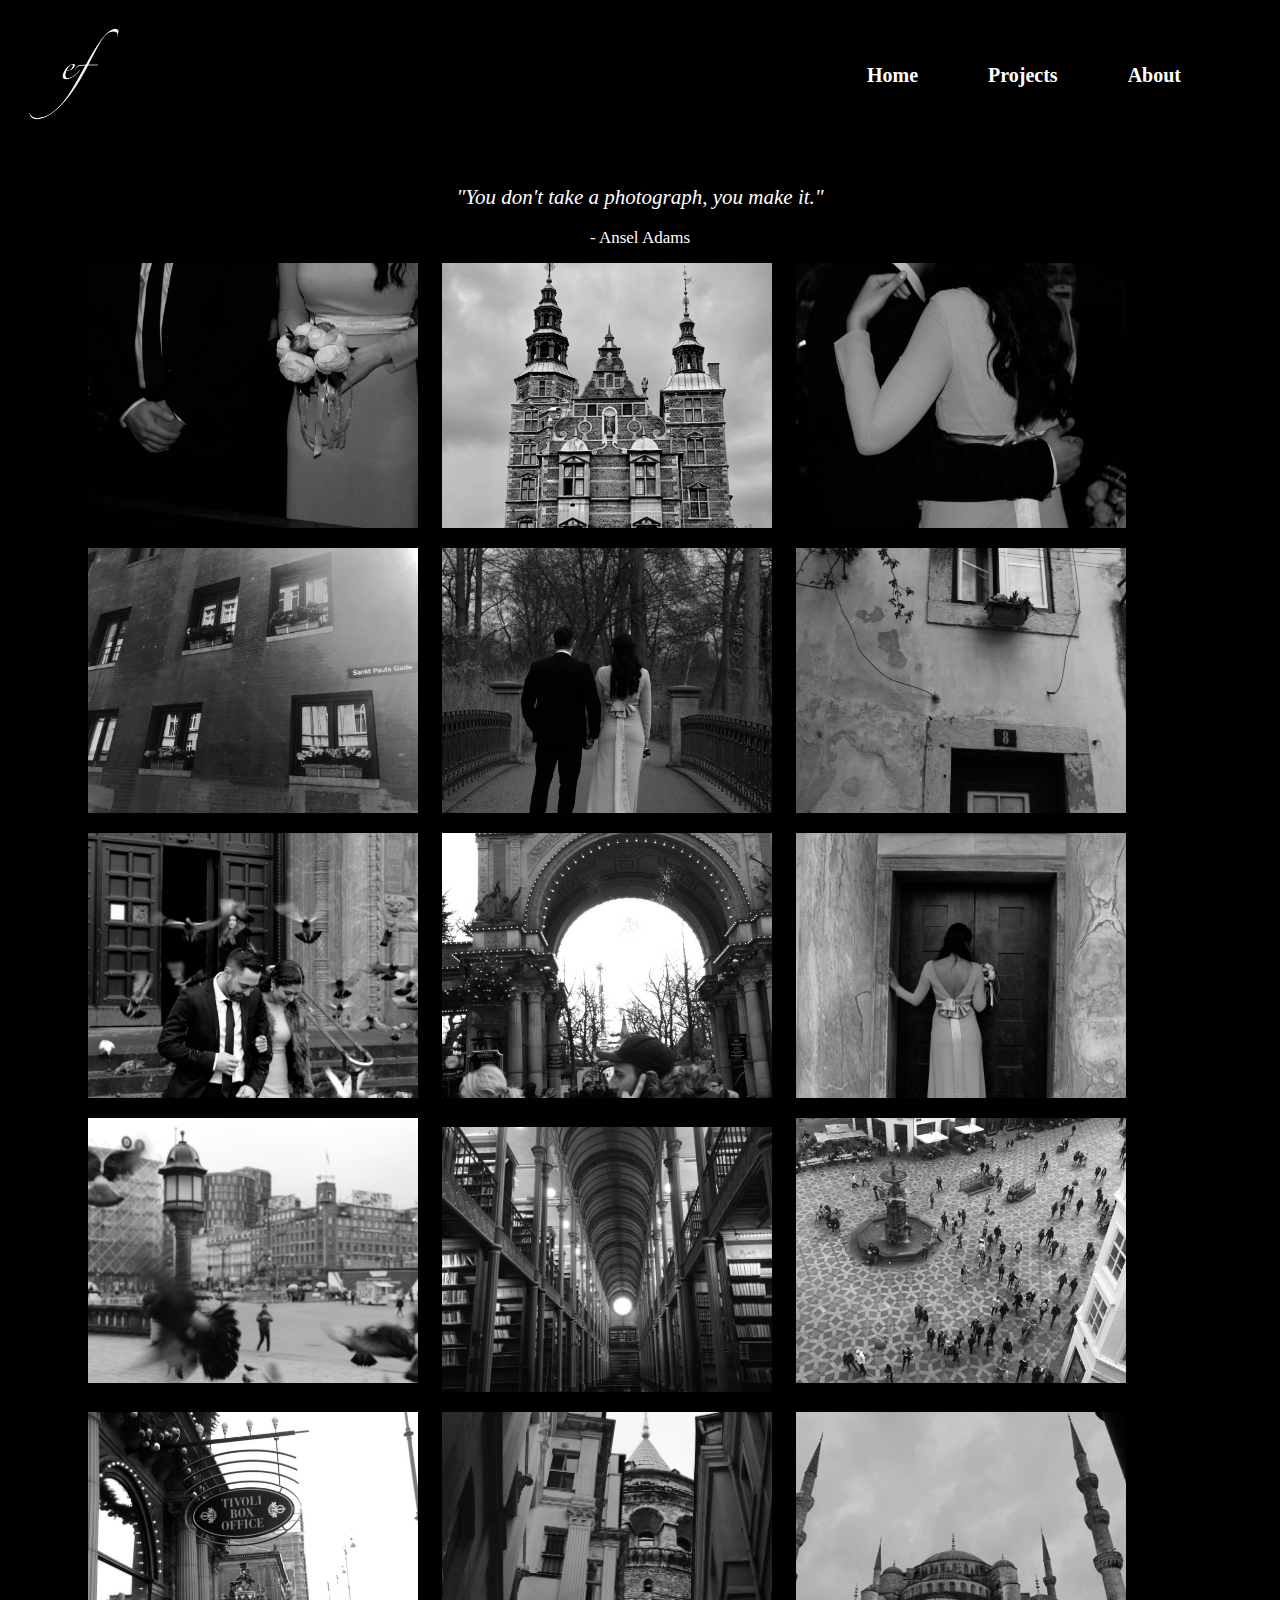
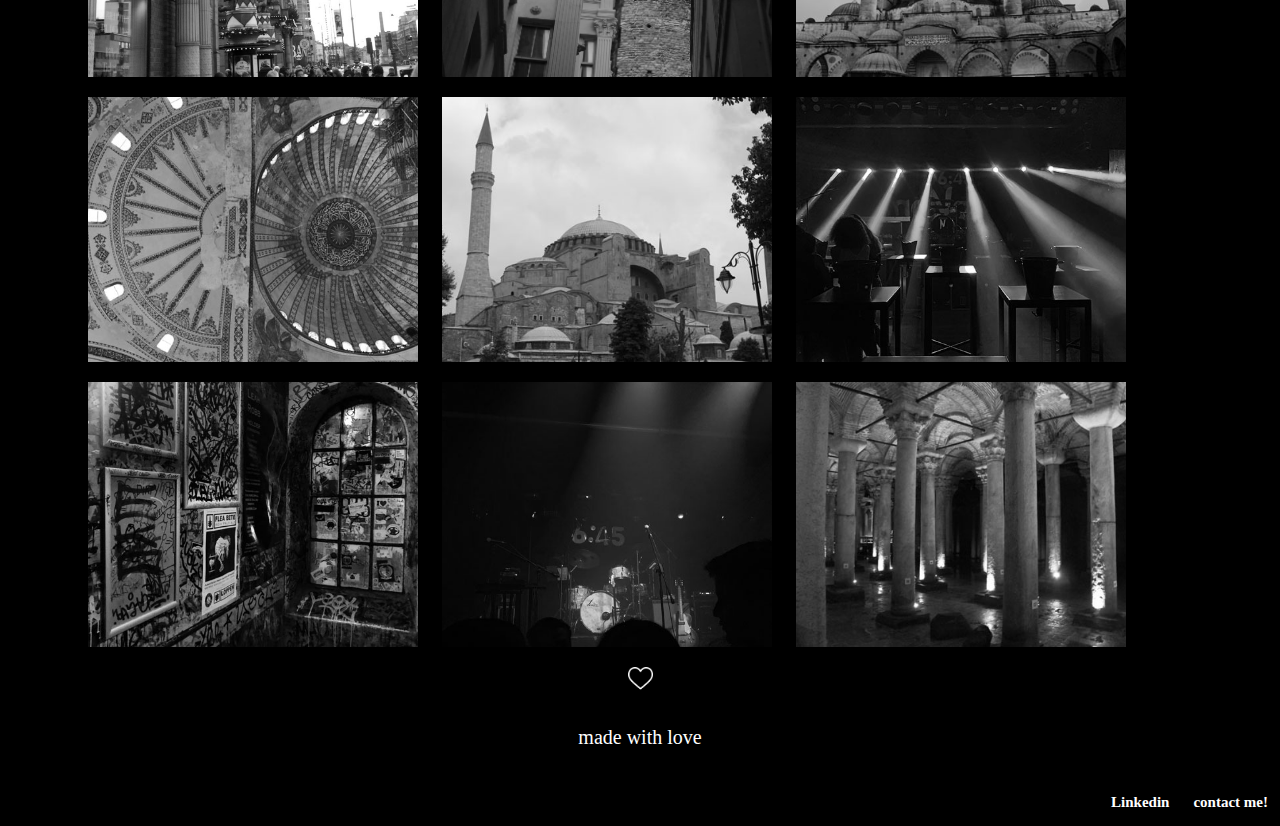
<file: index.html>
<!DOCTYPE html>
<html lang="en">

<head>
    <meta charset="UTF-8">
    <meta http-equiv="X-UA-Compatible" content="IE=edge">
    <meta name="viewport" content="width=device-width, initial-scale=1.0">
    <link rel="stylesheet" type="text/css" href="style.css"> <!-- linker til mit css dokument -->
    <title>Elif T. Aydin</title> <!-- navngiver mit html / 'fane på browser' -->
    <link rel="icon" href="img/eflogowhite.png" type="image/x-icon"> <!-- tilføjer min logo / 'fane på browser' -->

    <!-- Global site tag (gtag.js) - Google Analytics (kommentar fra 10.12.21) -->
    <script async src="https://www.googletagmanager.com/gtag/js?id=G-CDKBH1F6Y5"></script>
    <script>
        window.dataLayer = window.dataLayer || [];

        function gtag() {
            dataLayer.push(arguments);
        }
        gtag('js', new Date());

        gtag('config', 'G-CDKBH1F6Y5');
    </script>
</head>

<body>
    <header class="header">
        <nav>  <!-- responsive navbar fra SoMe & Branding gruppearbejde, som er lavet af mig. - også brugt her. -->
            <a class="eflogo" href="index.html"><img src="img/eflogowhite.png" alt="eflogo"></a>
            <div class="navbar" id="nav-bar">
                <ul class="navbar-content">
                    <li><a href="index.html">Home</a></li>
                    <li><a href="projekter.html">Projects</a></li>
                    <li><a href="ommig.html">About</a></li>

                </ul>
            </div>

            <div class="dropdown"> <!-- dropdown menu også fra SoMe & Branding gruppe arbejde, som er inspireret og taget brug af  https://www.w3schools.com/howto/howto_js_dropdown.asp (kommentar fra 08.12.21) -->
                <img onclick="myFunction()" class="dropbtn" src="./img/menuicon.png" alt="dropdown">
                <div id="myDropdown" class="dropdown-content">
                    <a href="index.html">Home</a>
                    <a href="projekter.html">Projects</a>
                    <a href="ommig.html">About</a>
                </div>
            </div>
        </nav>
    </header>


    <main class="container"> <!-- "gallery" delen er inspireret af https://codepen.io/joslex/pen/qbrMxM (kommentar fra 08.12.21) -->
                <h1 class="quote">"You don't take a photograph, you make it."</h1>
                <p class="quote-author">- Ansel Adams </p> <!-- https://www.pixpa.com/blog/quotes-about-photography quote herfra (kommentar fra 08.12.21) -->

            <figure class="gallery">
                <a class="gallery-images" href="img/gulcun3.jpg"><img src="img/gulcun3.jpg" alt="gulcun3" width="330" 
                    height="265">
                    <span class="text-wrapper">
                        <span class="text">Copenhagen City Hall - Copenhagen, Denmark</span>
                        <span class="date">04.03.2017</span></span></a>
            </figure>

            <figure class="gallery">
                <a class="gallery-images" href="img/street6.jpg"><img src="img/street6.jpg" alt="street6" width="330"
                        height="265">
                    <span class="text-wrapper">
                        <span class="text">The King's Garden - Copenhagen, Denmark </span>
                        <span class="date">10.08.2021</span></span></a>
            </figure>

            <figure class="gallery">
                <a class="gallery-images" href="img/gulcun2.jpg"><img src="img/gulcun2.jpg" alt="gulcun2" width="330"
                        height="265">
                    <span class="text-wrapper">
                        <span class="text">Copenhagen City Hall - Copenhagen, Denmark</span>
                        <span class="date">04.03.2017</span></span></a>
            </figure>

            <figure class="gallery">
                <a class="gallery-images" href="img/street2.jpg"><img src="img/street2.jpg" alt="street2" width="330"
                        height="265">
                    <span class="text-wrapper">
                        <span class="text">Copenhagen, Denmark</span>
                        <span class="date">27.06.2018</span></span></a>
            </figure>

            <figure class="gallery">
                <a class="gallery-images" href="img/gulcun5.jpg"><img src="img/gulcun5.jpg" alt="gulcun5" width="330"
                        height="265">
                    <span class="text-wrapper">
                        <span class="text">Frederiksberg Garden - Copenhagen, Denmark</span>
                        <span class="date">04.03.2017</span></span></a>
            </figure>

            <figure class="gallery">
                <a class="gallery-images" href="img/street3.jpg"><img src="img/street3.jpg" alt="street3" width="330"
                        height="265">
                    <span class="text-wrapper">
                        <span class="text">Lisbon, Portugal</span>
                        <span class="date">14.03.2016</span></span></a>
            </figure>

            <figure class="gallery">
                <a class="gallery-images" href="img/gulcun1.jpg"><img src="img/gulcun1.jpg" alt="gulcun1" width="330"
                        height="265">
                    <span class="text-wrapper">
                        <span class="text">Copenhagen City Hall - Copenhagen, Denmark</span>
                        <span class="date">04.03.2017</span></span></a>
            </figure>

            <figure class="gallery">
                <a class="gallery-images" href="img/street25.jpg"><img src="img/street25.jpg" alt="street25" width="330"
                        height="265">
                    <span class="text-wrapper">
                        <span class="text">Copenhagen, Denmark</span>
                        <span class="date">11.12.2015</span></span></a>
            </figure>

            <figure class="gallery">
                <a class="gallery-images" href="img/gulcun4.jpg"><img src="img/gulcun4.jpg" alt="gulcun4" width="330"
                        height="265">
                    <span class="text-wrapper">
                        <span class="text">Frederiksberg Garden - Copenhagen, Denmark</span>
                        <span class="date">04.03.2017</span></span></a>
            </figure>

            <figure class="gallery">
                <a class="gallery-images" href="img/street27.JPG"><img src="img/street27.JPG" alt="street27" width="330"
                        height="265">
                    <span class="text-wrapper">
                        <span class="text">Copenhagen City Hall - Copenhagen, Denmark</span>
                        <span class="date">04.03.2017</span></span></a>
            </figure>

            <figure class="gallery">
                <a class="gallery-images" href="img/street28.JPG"><img src="img/street28.JPG" alt="street28" width="330"
                        height="265">
                    <span class="text-wrapper">
                        <span class="text"> Copenhagen University Libary- Copenhagen, Denmark</span>
                        <span class="date">07.11.2017</span></span></a>
            </figure>

            <figure class="gallery">
                <a class="gallery-images" href="img/street10.jpg"><img src="img/street10.jpg" alt="street10" width="330"
                        height="265">
                    <span class="text-wrapper">
                        <span class="text">Copenhagen, Denmark</span>
                        <span class="date">24.05.2017</span></span></a>
            </figure>

            <figure class="gallery">
                <a class="gallery-images" href="img/street5.JPG"><img src="img/street5.JPG" alt="street5" width="330"
                        height="265">
                    <span class="text-wrapper">
                        <span class="text">Copenhagen, Denmark</span>
                        <span class="date">11.12.2015</span></span></a>
            </figure>

            <figure class="gallery">
                <a class="gallery-images" href="img/street4.JPG"><img src="img/street4.JPG" alt="street4" width="330"
                        height="265">
                    <span class="text-wrapper">
                        <span class="text">Galata Tower - Istanbul, Turkey</span>
                        <span class="date">18.08.2017</span></span></a>
            </figure>

            <figure class="gallery">
                <a class="gallery-images" href="img/street15.jpg"><img src="img/street15.jpg" alt="street15" width="330"
                        height="265">
                    <span class="text-wrapper">
                        <span class="text">The Blue Mosque - Istanbul, Turkey</span>
                        <span class="date">17.07.2017</span></span></a>
            </figure>

            <figure class="gallery">
                <a class="gallery-images" href="img/street22.jpg"><img src="img/street22.jpg" alt="street22" width="330"
                        height="265">
                    <span class="text-wrapper">
                        <span class="text">Hagia Sophia Mosque - Istanbul, Turkey</span>
                        <span class="date">18.07.2017</span></span></a>
            </figure>

            <figure class="gallery">
                <a class="gallery-images" href="img/street16.jpg"><img src="img/street16.jpg" alt="street16" width="330"
                        height="265">
                    <span class="text-wrapper">
                        <span class="text">Hagia Sophia Mosque - Istanbul, Turkey</span>
                        <span class="date">18.07.2017</span></span></a>
            </figure>

            <figure class="gallery">
                <a class="gallery-images" href="img/street18.jpg"><img src="img/street18.jpg" alt="street18" width="330"
                    height="265">
                    <span class="text-wrapper">
                        <span class="text">Bornova (6:45) - Izmir, Turkey</span>
                        <span class="date">13.04.2019</span></span></a>
            </figure>

            <figure class="gallery">
                <a class="gallery-images" href="img/street7.jpg"><img src="img/street7.jpg" alt="street7" width="330"
                        height="265">
                    <span class="text-wrapper">
                        <span class="text">Christiania Loppen - Copenhagen, Denmark</span>
                        <span class="date">07.11.2018</span></span></a>
            </figure>

            <figure class="gallery">
                <a class="gallery-images" href="img/street13.jpg"><img src="img/street13.jpg" alt="street13" width="330"
                        height="265">
                    <span class="text-wrapper">
                        <span class="text">Bornova (6:45) - Izmir, Turkey</span>
                        <span class="date">12.04.2019</span></span></a>
            </figure>

            <figure class="gallery">
                <a class="gallery-images" href="img/street20.jpg"><img src="img/street20.jpg" alt="street20" width="330"
                        height="265">
                    <span class="text-wrapper">
                        <span class="text">Basilica Cistern - Istanbul, Turkey</span>
                        <span class="date">22.07.2017</span></span></a>
            </figure>
    </main>

    <footer class="footer">
        <a class="heart-icon"><img src="img/heart.png" alt="hearticon" width="25"></a> <!-- heart-icon er fra https://www.flaticon.com/free-icon/heart_1077035?term=heart&page=1&position=3&page=1&position=3&related_id=1077035&origin=search (kommentar fra 09.12.21) -->
        <p class="copyright-text">made with love</p>
        <div class="contact-links">
            <a href="mailto:eliftaydin@outlook.com">contact me!</a>
            <a href="https://www.linkedin.com/in/elif-t-aydin-4980b6136">Linkedin</a>
        </div>
    </footer>
    <script src="./main.js"></script> <!-- dropdown menu javascript også fra SoMe & Branding gruppe arbejde, som er inspireret og taget brug af  https://www.w3schools.com/howto/howto_js_dropdown.asp (kommentar fra 08.12.21)-->
</body>

</html>
</file>
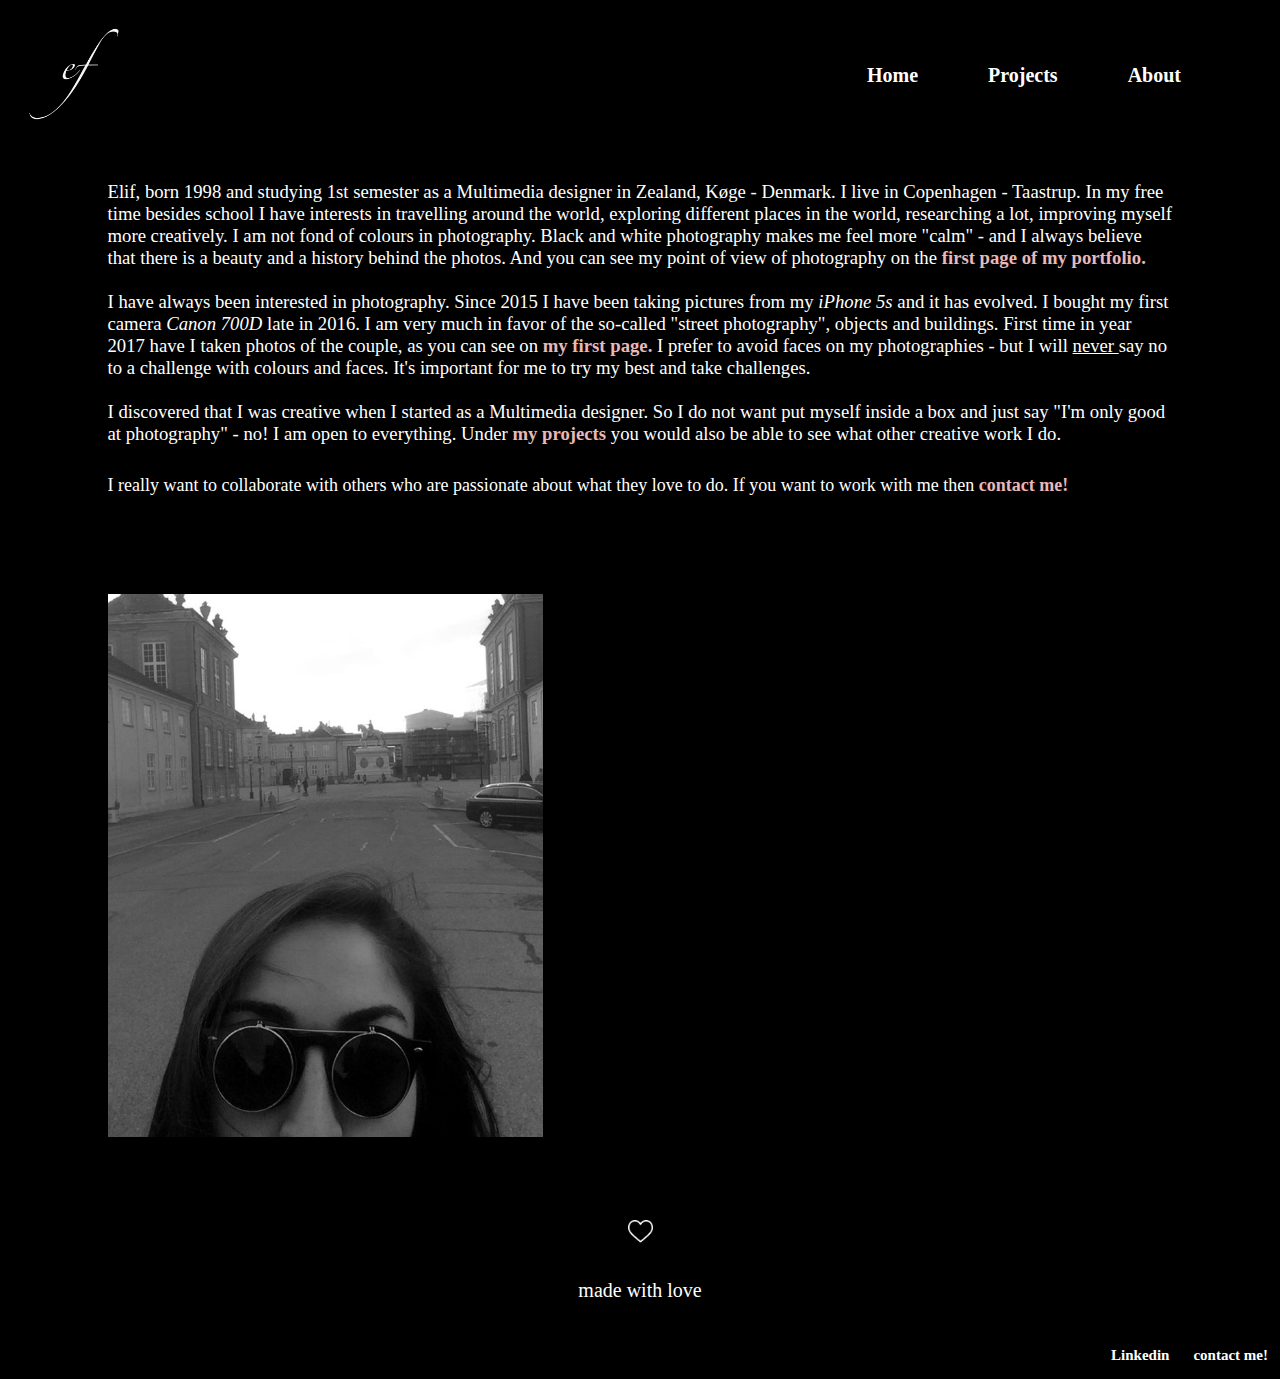
<file: ommig.html>
<!DOCTYPE html>
<html lang="en">

<head>
    <meta charset="UTF-8">
    <meta http-equiv="X-UA-Compatible" content="IE=edge">
    <meta name="viewport" content="width=device-width, initial-scale=1.0">
    <link rel="stylesheet" type="text/css" href="style.css"> <!-- linker til mit css dokument-->
    <title>Elif T. Aydin</title> <!-- navngiver mit html / 'fane på browser'-->
    <link rel="icon" href="img/eflogowhite.png" type="image/x-icon"> <!-- tilføjer min logo / 'fane på browser'-->

    <!-- Global site tag (gtag.js) - Google Analytics (kommentar fra 10.12.21) -->
    <script async src="https://www.googletagmanager.com/gtag/js?id=G-CDKBH1F6Y5"></script>
    <script>
        window.dataLayer = window.dataLayer || [];

        function gtag() {
            dataLayer.push(arguments);
        }
        gtag('js', new Date());

        gtag('config', 'G-CDKBH1F6Y5');
    </script>
</head>

<body>
    <header class="header">
        <nav>
            <!-- responsive navbar fra SoMe & Branding gruppearbejde, som er lavet af mig. - også brugt her -->
            <a class="eflogo" href="index.html"><img src="img/eflogowhite.png" alt="eflogo"></a>
            <div class="navbar" id="nav-bar">
                <ul class="navbar-content">
                    <li><a href="index.html">Home</a></li>
                    <li><a href="projekter.html">Projects</a></li>
                    <li><a href="ommig.html">About</a></li>
                </ul>
            </div>

            <div class="dropdown"> <!-- dropdown menu også fra SoMe & Branding gruppe arbejde, som er inspireret og taget brug af  https://www.w3schools.com/howto/howto_js_dropdown.asp (kommentar fra 08.12.21) -->
                <img onclick="myFunction()" class="dropbtn" src="./img/menuicon.png" alt="dropdown">
                <div id="myDropdown" class="dropdown-content">
                    <a href="index.html">Home</a>
                    <a href="projekter.html">Projects</a>
                    <a href="ommig.html">About</a>
                </div>
            </div>
        </nav>
    </header>

    <main class="container">
        <h3>Elif, born 1998 and studying 1st semester as a Multimedia designer in Zealand, Køge - Denmark.
            I live in Copenhagen - Taastrup.
            In my free time besides school I have interests in travelling around the world, exploring different places in the world, researching a lot, improving myself more creatively.
            I am not fond of colours in photography. Black and white photography makes me feel more "calm" - and I always believe that there is a beauty and a history behind the photos. 
            And you can see my point of view of photography on the <a href="index.html"> first page of my portfolio. </a>
            <br><br>
            I have always been interested in photography. Since 2015 I have been taking pictures from my <i> iPhone 5s </i> and it has evolved. I bought my first camera <i> Canon 700D </i> late in 2016.
            I am very much in favor of the so-called "street photography", objects and buildings.
            First time in year 2017 have I taken photos of the couple, as you can see on <a href="index.html"> my first page. </a> I prefer to avoid faces on my photographies - but I will <u> never </u> say no to a challenge with colours and faces.
            It's important for me to try my best and take challenges.
            <br><br>
            I discovered that I was creative when I started as a Multimedia designer. So I do not want put myself inside a box and just say "I'm only good at photography" - no! I am open to everything.
            Under <a href="projekter.html"> my projects </a> you would also be able to see what other creative work I do.
        </h3>
            <p>I really want to collaborate with others who are passionate about what they love to do.
                If you want to work with me then <a href="mailto:eliftaydin@outlook.com"> contact me! </a>
            </p>

            <a class="me" href="#"><img src="img/me.JPG" alt="me" width="330" height="265"></a>
    </main>

    <footer class="footer">
        <a class="heart-icon"><img src="img/heart.png" alt="heart-icon" width="25"></a>
        <!-- heart-icon er fra https://www.flaticon.com/free-icon/heart_1077035?term=heart&page=1&position=3&page=1&position=3&related_id=1077035&origin=search (kommentar fra 09.12.21) -->
        <p class="copyright-text">made with love</p>
        <div class="contact-links">
            <a href="mailto:eliftaydin@outlook.com">contact me!</a>
            <a href="https://www.linkedin.com/in/elif-t-aydin-4980b6136">Linkedin</a>
        </div>
    </footer>
    <script src="./main.js"></script> <!-- dropdown menu javascript også fra SoMe & Branding gruppe arbejde, som er inspireret og taget brug af  https://www.w3schools.com/howto/howto_js_dropdown.asp (kommentar fra 08.12.21) -->
</body>

</html>
</file>
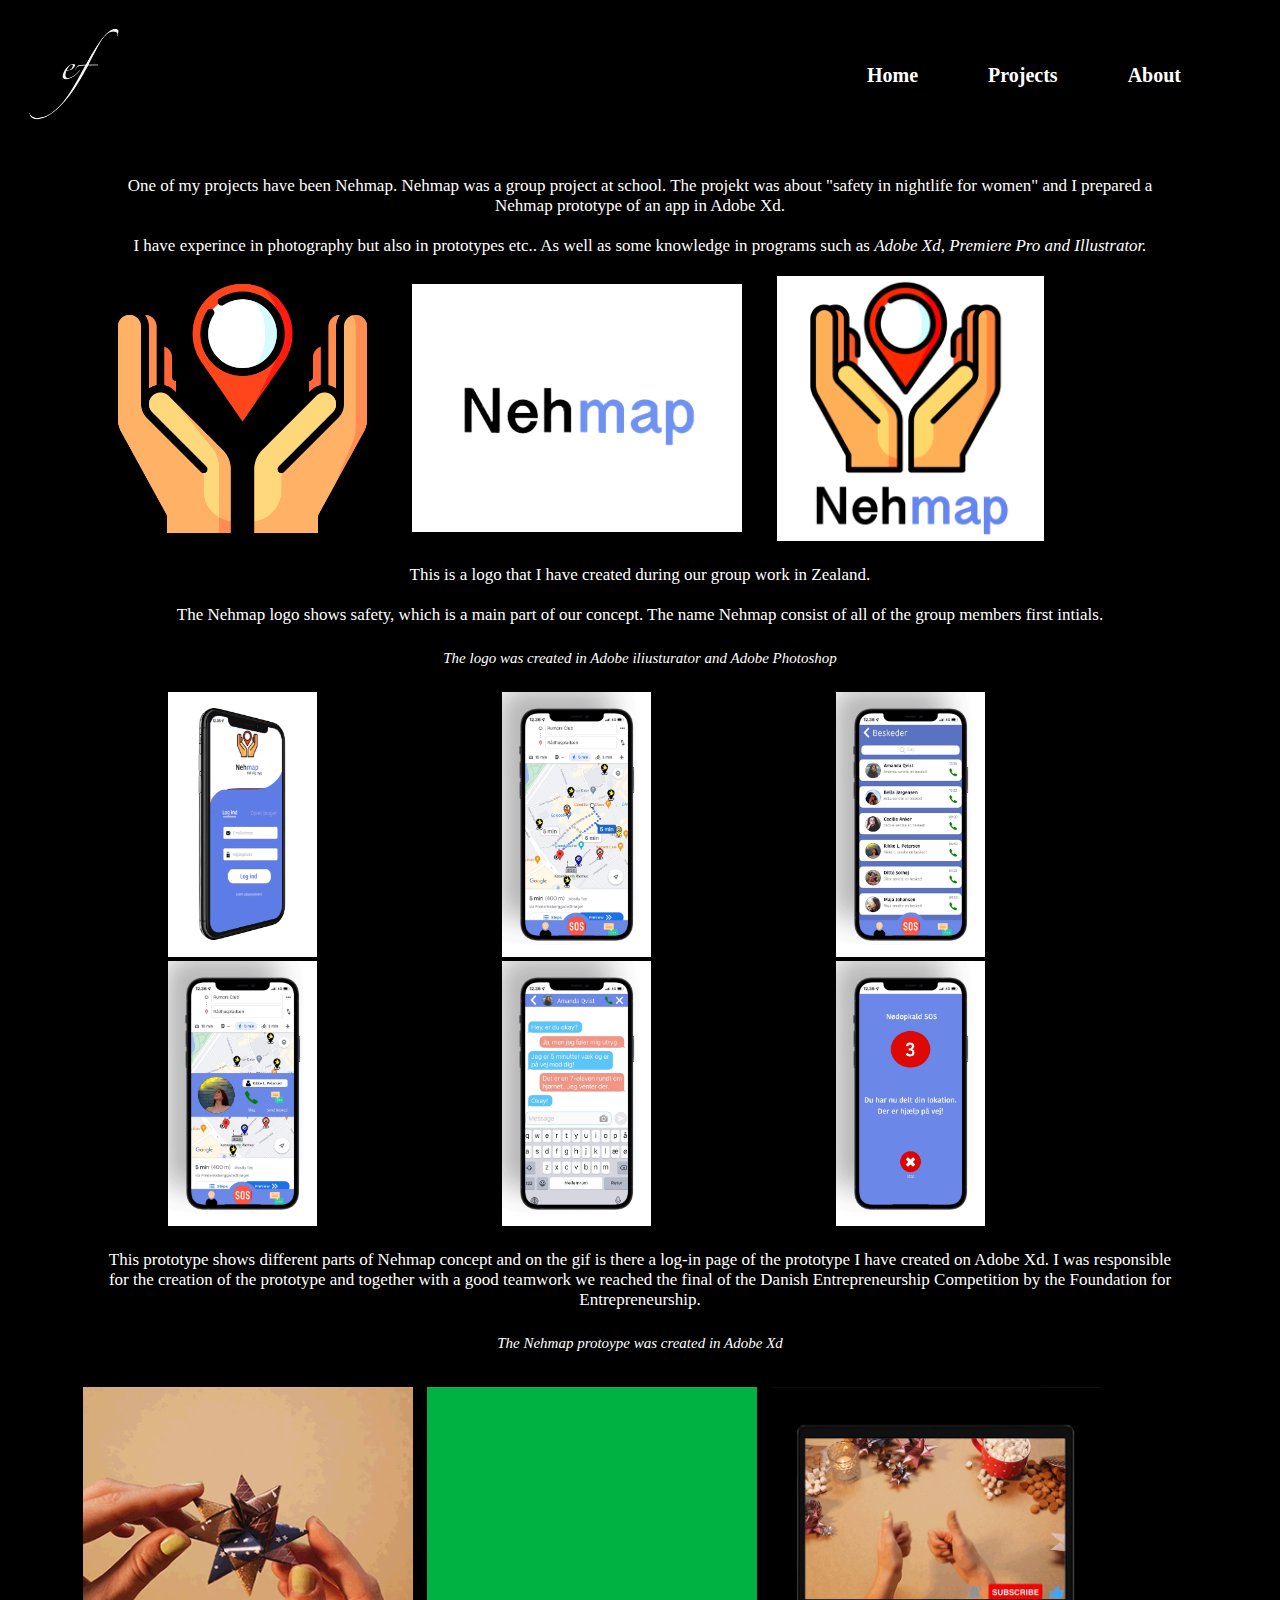
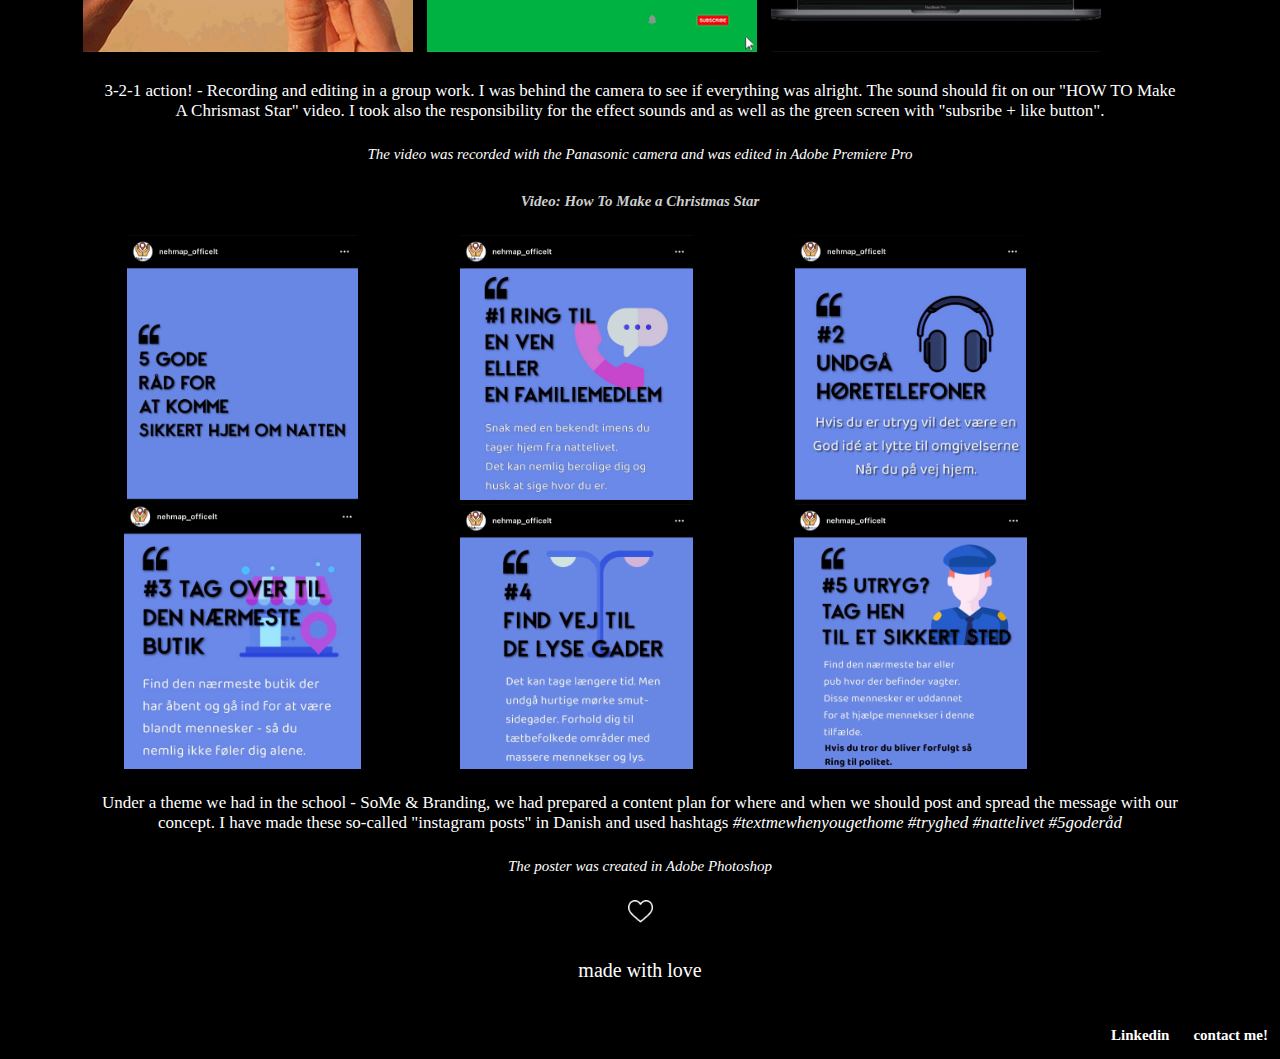
<file: projekter.html>
<!DOCTYPE html>
<html lang="en">

<head>
    <meta charset="UTF-8">
    <meta http-equiv="X-UA-Compatible" content="IE=edge">
    <meta name="viewport" content="width=device-width, initial-scale=1.0">
    <link rel="stylesheet" type="text/css" href="style.css"> <!-- linker til mit css dokument-->
    <title>Elif T. Aydin</title> <!-- navngiver mit html / 'fane på browser' -->
    <link rel="icon" href="img/eflogowhite.png" type="image/x-icon"> <!-- tilføjer min logo / 'fane på browser' -->

    <!-- Global site tag (gtag.js) - Google Analytics (kommentar fra 10.12.21) -->
    <script async src="https://www.googletagmanager.com/gtag/js?id=G-CDKBH1F6Y5"></script>
    <script>
        window.dataLayer = window.dataLayer || [];

        function gtag() {
            dataLayer.push(arguments);
        }
        gtag('js', new Date());

        gtag('config', 'G-CDKBH1F6Y5');
    </script>
</head>

<body>
    <header class="header">
        <nav>
            <!--responsive navbar fra SoMe & Branding gruppearbejde, som er lavet af mig. - også brugt her.-->
            <a class="eflogo" href="index.html"><img src="img/eflogowhite.png" alt="eflogo"></a>
            <div class="navbar" id="nav-bar">
                <ul class="navbar-content">
                    <li><a href="index.html">Home</a></li>
                    <li><a href="projekter.html">Projects</a></li>
                    <li><a href="ommig.html">About</a></li>

                </ul>
            </div>

            <div class="dropdown"> <!-- dropdown menu også fra SoMe & Branding gruppe arbejde, som er inspireret og taget brug af  https://www.w3schools.com/howto/howto_js_dropdown.asp (kommentar fra 08.12.21) -->
                <img onclick="myFunction()" class="dropbtn" src="./img/menuicon.png" alt="dropdown">
                <div id="myDropdown" class="dropdown-content">
                    <a href="index.html">Home</a>
                    <a href="projekter.html">Projects</a>
                    <a href="ommig.html">About</a>
                </div>
            </div>
        </nav>
    </header>

    <main class="container"> 
            <h1>One of my projects have been Nehmap. Nehmap was a group project at school. The projekt was about "safety in nightlife for women" and I prepared a Nehmap prototype of an app in Adobe Xd.
                <br><br>
                    I have experince in photography but also in prototypes etc..
                    As well as some knowledge in programs such as <i>Adobe Xd, Premiere Pro and Illustrator.</i></h1>

            <!-- "gallery" delen er inspireret af https://codepen.io/joslex/pen/qbrMxM (kommentar fra 08.12.21)-->
            <figure class="gallery">
                <a class="projects" href="#"><img src="img/iconlogo.png" alt="nehmap1" width="330" height="265"></a>
            </figure>

            <figure class="gallery">
                <a class="projects" href="#"><img src="img/nehmaplogonavn.png" alt="nehmap2" width="330" height="265"></a>
            </figure>

            <figure class="gallery">
                <a class="projects" href="#"><img src="img/Nehmaplogom.baggrund.png" alt="nehmap3" width="330" height="265"></a>
            </figure>

            <section class="text-box">
                <h2>This is a logo that I have created during our group work in Zealand.</h2>
                    <p class="text-one">The Nehmap logo shows safety, which is a main part of our concept.
                        The name Nehmap consist of all of the group members first intials.</p>
                    <p class="text-two">The logo was created in Adobe iliusturator and Adobe Photoshop
                    </p>
            </section>

            <figure class="gallery">
                <a class="projects" href="#"><img src="img/prototype.gif" alt="prototype" width="330" height="265"></a>
            </figure>

            <figure class="gallery">
                <a class="projects" href="#"><img src="img/prototype1.JPG" alt="prototype1" width="330" height="265"></a>
            </figure>

            <figure class="gallery">
                <a class="projects" href="#"><img src="img/prototype2.JPG" alt="prototype2" width="330" height="265"></a>
            </figure>

            <figure class="gallery">
                <a class="projects" href="#"><img src="img/prototype3.JPG" alt="prototype3" width="330" height="265"></a>
            </figure>

            <figure class="gallery">
                <a class="projects" href="#"><img src="img/prototype4.JPG" alt="prototype4" width="330" height="265"></a>
            </figure>

            <figure class="gallery">
                <a class="projects" href="#"><img src="img/prototype5.JPG" alt="prototype5" width="330" height="265"></a>
            </figure>

            <section class="text-box">
                <h2>This prototype shows different parts of Nehmap concept and on the gif is there a log-in page of the prototype I have created on Adobe Xd.
                    I was responsible for the creation of the prototype and together with a good teamwork we reached the 
                    final of the Danish Entrepreneurship Competition by the Foundation for Entrepreneurship.</h2>
                <p class="text-two">The Nehmap protoype was created in Adobe Xd</p>
            </section>

            <figure class="video-project">
                <figure class="gallery">
                    <a class="video-projects" href="#"><img src="img/christmasstar.gif" alt="julestjerne" width="330" height="265"></a>
                </figure>

                <figure class="gallery">
                    <a class="video-projects" href="#"><img src="img/greenscreen.gif" alt="greenscreen" width="330" height="265"></a>
                </figure>

                <figure class="gallery">
                    <a class="video-projects" href="#"><img src="img/Mockup-Macbooksort.gif" alt="julestjernevideo" width="330" height="265"></a>
                </figure>
            </figure>

            <section class="text-box">
                <h2>3-2-1 action! - Recording and editing in a group work. I was behind the camera to see if everything was alright.
                    The sound should fit on our "HOW TO Make A Chrismast Star" video. I took also the responsibility for the effect sounds and as well as 
                    the green screen with "subsribe + like button".</h2>
                <p class="text-two">The video was recorded with the Panasonic camera and was edited in Adobe Premiere Pro</p>
                <p class="text-two"><a href="https://www.youtube.com/watch?v=Bnf5u-G3drs">Video: How To Make a Christmas Star</a></p>  
            </section>

            <figure class="gallery">
                <a class="projects" href="#"><img src="img/post1.jpg" alt="post1" width="330" height="265"></a>
            </figure>

            <figure class="gallery">
                <a class="projects" href="#"><img src="img/post2.jpg" alt="post2" width="330" height="265"></a>
            </figure>

            <figure class="gallery">
                <a class="projects" href="#"><img src="img/post3.jpg" alt="post3" width="330" height="265"></a>
            </figure>

            <figure class="gallery">
                <a class="projects" href="#"><img src="img/post4.jpg" alt="post4" width="330" height="265"></a>
            </figure>

            <figure class="gallery">
                <a class="projects" href="#"><img src="img/post5.jpg" alt="post5" width="330" height="265"></a>
            </figure>

            <figure class="gallery">
                <a class="projects" href="#"><img src="img/post6.jpg" alt="post6" width="330" height="265"></a>
            </figure>

            <section class="text-box">
                <h2>Under a theme we had in the school - SoMe & Branding, we had prepared a content plan for where and when we should post 
                    and spread the message with our concept.
                    I have made these so-called "instagram posts" in Danish and used hashtags
                    <i>#textmewhenyougethome #tryghed #nattelivet #5goderåd</i>
                </h2>
                <p class="text-two">The poster was created in Adobe Photoshop</p>
            </section>
    </main>

    <footer class="footer">
        <a class="heart-icon"><img src="img/heart.png" alt="hearticon" width="25"></a>
        <!-- heart-icon er fra https://www.flaticon.com/free-icon/heart_1077035?term=heart&page=1&position=3&page=1&position=3&related_id=1077035&origin=search (kommentar fra 09.12.21) -->
        <p class="copyright-text">made with love</p>
        <div class="contact-links">
            <a href="mailto:eliftaydin@outlook.com">contact me!</a>
            <a href="https://www.linkedin.com/in/elif-t-aydin-4980b6136">Linkedin</a>
        </div>
    </footer>
    <script src="./main.js"></script> <!-- dropdown menu javascript også fra SoMe & Branding gruppe arbejde, som er inspireret og taget brug af  https://www.w3schools.com/howto/howto_js_dropdown.asp (kommentar fra 08.12.21) -->
</body>

</html>
</file>
<file: style.css>
*{  
    padding: 0;
    margin: 0;
    box-sizing: border-box;

}
   
body{
    background-color: #000;
    font-family: TeluguMN;
    
}

/* navbar samt dropdown i mobil-version */
/* https://www.w3schools.com/howto/howto_js_dropdown.asp for dropdown menu mobile (kommentar fra 08.12.21) */
* Dropdown icon */

.dropdown img {
    width: 8rem;
}

.dropbtn {
top: 1rem;
width: 4.5rem;
right: 1rem;
padding: 13px;
font-size: 20px;
border: none;
cursor: pointer;
}

/* The container <div> - needed to position the dropdown content */
.dropdown {
display: inline-block;
}

/* Dropdown Content (Hidden by Default) */
.dropdown-content {
display: none;
position: absolute;
left: 0;
background-color: rgba(0, 0, 0, 0.863);
width: 100vw;
height: 100vh;
z-index: 1;
font-size: 22px;
}

/* Links inside the dropdown */
.dropdown-content a {
color: rgb(255, 255, 255);
padding: 30px 10px 10px;
text-decoration: none;
display: block;
text-align: center;
}

/* Show the dropdown menu (use JS to add this class to the .dropdown-content container when the user clicks on the dropdown button) */
.show {display:block;}


.header{
    width: 100%;
    margin-bottom: 25px;
    text-align: center;
}

.eflogo img{
    width: 6rem;
}

nav{
    width: 100%;
    display: flex; 
    justify-content: space-between;
    align-items: center;
    padding: 2% 2%;
}

.navbar{             
position: absolute;
    width: 100%;
    top: 2;
    text-align: right;
    z-index: 2;
    padding: 2% 7%;
}

.navbar-content{
    display: none; 
}
/* "container" hvor jeg har mine værk inde på forsiden index.html */

/* "gallery" delen er inspireret af https://codepen.io/joslex/pen/qbrMxM (kommentar fra 08.12.21) */
.container{
    width: 100%;
    max-width: 1125px;
    margin: 0 auto;
    justify-content: center;
}

.gallery{
    display: flex;
    flex-wrap: wrap;
    justify-content: center;
    margin: 15px 0;

}

.gallery-images img{
    position: absolute;
    object-fit: cover;   /* Kode brugt til at tilpasse størrelsen af billedet. https://www.w3schools.com/css/css3_object-fit.asp (kommentar fra 08.12.21) */
}

.gallery-images{
    width: 330px;
    height: 265px;
    margin: 10px;
    text-decoration: none;
}

.text-wrapper{
    display: none;
}

.quote{
    color: #fff;
    font-size: 17px;
    font-style: italic;
    text-align: center;
    line-height: 2.0;
    margin: 10px;
}

.quote-author{
    font-size: 16px;
    color: #fff;
    text-align: center;
    margin: 5px;
}


/* "cointainer" hvor jeg har mine værk inde på projekter siden projekter.html */
h1{
    color: #fff;
    font-size: 17px;
    font-weight: lighter;
    text-align: center;
    margin: 20px;
}

h2{
    color: #fff;
    font-size: 17px;
    font-weight: lighter;
    text-align: center;
    margin: 20px;
}

.text-one{
    margin: 20px;
    text-align: center;
    font-size: 17px;
}

.text-two{
    margin: 20px;
    padding: 5px;
    font-size: 15px;
    color: #fff;
    text-align: center;
    font-style: italic;
}

.text-two a{
    text-decoration: none;
    color: #cdcdcd;
}

.projects img{
    object-fit: contain;
}

.video-projects img{
    object-fit: cover;
}


/* "container" hvor jeg har mine værk inde på om mig siden ommig.html */
h3{
    color: #fff;
    text-decoration: none;
    font-weight: lighter;
    margin: 30px;
}

p{
    color:#fff;
    font-size: 18px;
    margin: 30px;
}

a{
    text-decoration: none;
    color: #e7b9b9;
    font-weight: bold;
}

.me img{
    object-fit: scale-down;
    justify-content: center;
}

/* footer - footer er inspireret af SoMe & Branding gruppearbejde, som er kodet af mig selv. */
.footer{
    background-color: #000;
    width: 100%;
    height: 30%;

}

.footer .heart-icon{
    display: block;
    text-align: center;
    color: #fff;
    margin: 10px;
}

.footer .copyright-text{
    display: block;
    color: #fff;
    text-align: center;
}

.footer .contact-links a{
    display: block;
    text-align: center;
    text-decoration: none;
    color: #fff;
    font-size: 13px;
    margin: 5px 2px;
}


/* responsive media Q  */
@media (min-width: 420px){
/* index.html - gallery website @media 420px */
    .quote{
        font-size: 21px;
    }
    
    .quote-author{
        font-size: 17px;
    }

    .gallery{
        display: inline-flex;
    }

    .text-wrapper{
        position: relative;
        width: 330px;
        height: 265px;
        display: flex;
        flex-direction: column;
        justify-content: center;
        text-align: center;
        color: #ffff;
        opacity: 0;
    }
    
    .text-wrapper:hover {
        transition: all 0.8s ease;
        background-color: rgba(0, 0, 0, 0.781);
        opacity: 2;
    }
    
    .text{
        font-size: 16px;
    }
    
    .date{
        font-style: italic;
        font-size: 15px;
    }

/* projekter.html - website @media 420px */
    .video-project img{
        margin: 10px 5px 5px;
    }

}

/* website version */ 
@media (min-width: 1024px) {

    /* navbar website version */
    .dropdown{
        display: none;
    }

    .navbar-content{
        display: flex;
        justify-content: flex-end;
        list-style: none; 
    }

    .navbar ul li a{
        color: #fff;
        text-decoration: none;
        font-size: 20px;
        padding: 35px 35px 35px;
    }

                            /* overstreget tekst inspireret af W3 https://www.w3schools.com/cssref/pr_text_text-decoration.asp (kommentar fra 10.12.21) */
    .navbar ul li :hover{  /* inspireret af min egen del fra tidligere gruppearbejde "SoMe & Branding"  */   
      content: '';
      text-decoration: line-through;
      width: 100%;
      display: unset;
      margin: auto;
      transition: 0.5s;
    }

    
    /* footer website version */

    .footer p{
        font-size: 20px;
    }

    .footer .contact-links a {
        display: flex;
        flex-direction: column;
        float: right;
        padding: 10px 10px;
        font-size: 15px;
    }

    /* index.html - gallery website version */ 
    .quote{
        font-size: 21px;
    }
    
    .quote-author{
        font-size: 17px;
    }

    .gallery{
        display: inline-flex;
        margin: 0;
    }

    .text-wrapper{
        position: relative;
        width: 330px;
        height: 265px;
        display: flex;
        flex-direction: column;
        justify-content: center;
        text-align: center;
        color: #ffff;
        opacity: 0;
    }
    
    .text-wrapper:hover {
        transition: all 0.8s ease;
        background-color: rgba(0, 0, 0, 0.781);
        opacity: 2;
    }
    
    .text{
        font-size: 16px;
    }
    
    .date{
        font-style: italic;
        font-size: 15px;
    }

    /* projekter.html - website version */
    .projects img{
        object-fit:scale-down;
    }

    .video-project img{
        margin: 10px 5px 5px;
    }

    /* ommig.html - website version */
    .me img{
        width: 435px;
        height: 620px;
        margin: 30px;
    }
    

}
</file>
